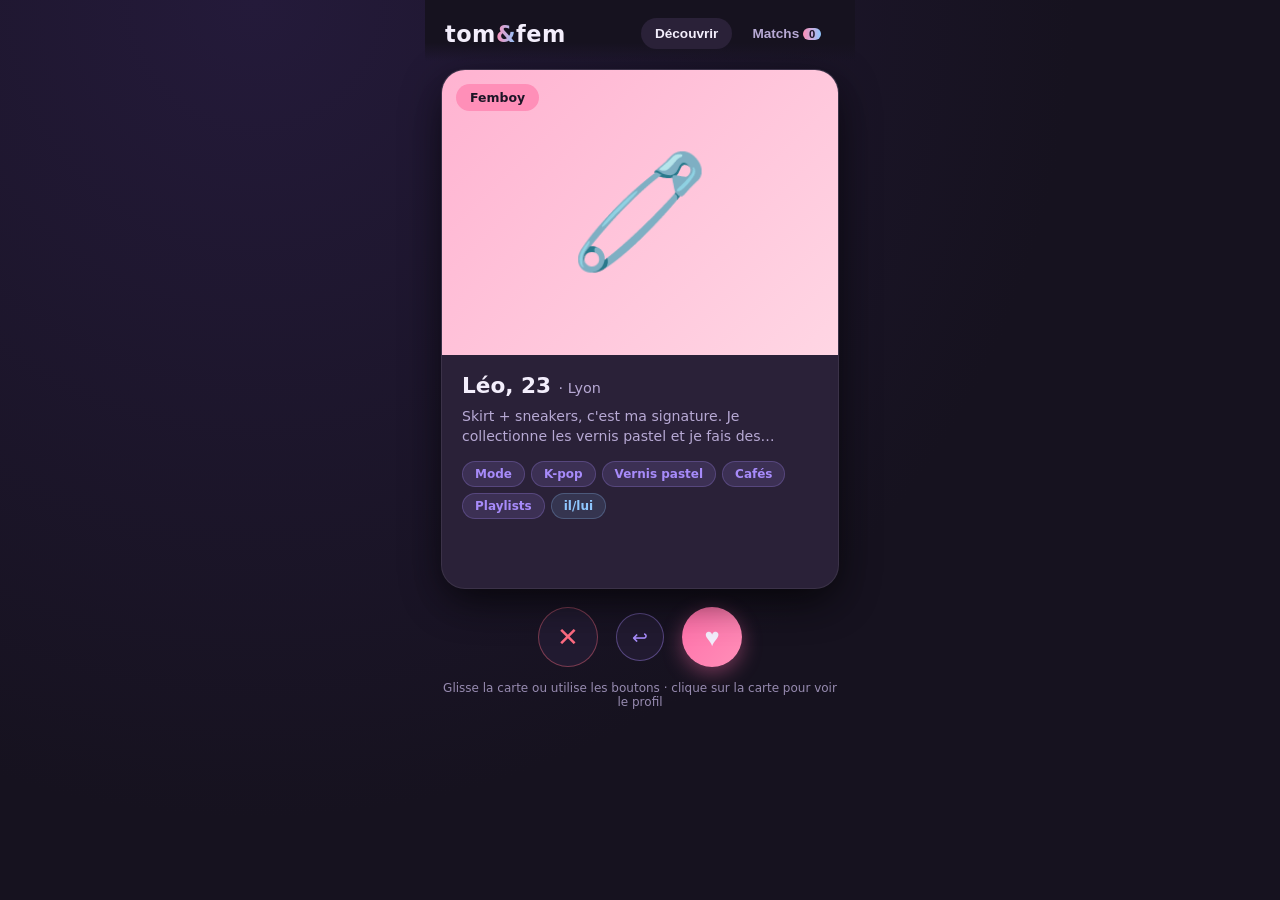
<file: index.html>
<!DOCTYPE html>
<html lang="fr">
<head>
  <meta charset="UTF-8" />
  <meta name="viewport" content="width=device-width, initial-scale=1.0" />
  <title>Tom&Fem — Ton style, tes règles</title>
  <link rel="stylesheet" href="style.css" />
</head>
<body>
  <div id="app">
    <header class="topbar">
      <div class="brand">tom<span>&amp;</span>fem</div>
      <nav class="tabs">
        <button class="tab active" data-tab="deck">Découvrir</button>
        <button class="tab" data-tab="matches">Matchs <span id="matchCount" class="count">0</span></button>
      </nav>
    </header>

    <main>
      <!-- Écran Découvrir -->
      <section id="deck" class="view active">
        <div id="cardStack" class="card-stack"></div>
        <div class="actions">
          <button id="btnNope" class="action nope" title="Passer">✕</button>
          <button id="btnRewind" class="action rewind" title="Annuler">↩</button>
          <button id="btnLike" class="action like" title="Like">♥</button>
        </div>
        <p class="hint">Glisse la carte ou utilise les boutons · clique sur la carte pour voir le profil</p>
      </section>

      <!-- Écran Matchs -->
      <section id="matches" class="view">
        <h2 class="view-title">Tes matchs</h2>
        <div id="matchList" class="match-list"></div>
        <p id="emptyMatches" class="empty">Aucun match pour l'instant.<br>Likes les profils qui te plaisent 💫</p>
      </section>
    </main>

    <!-- Modale profil -->
    <div id="profileModal" class="modal" hidden>
      <div class="modal-backdrop" data-close></div>
      <div class="modal-card">
        <button class="modal-close" data-close>✕</button>
        <div id="profileContent"></div>
        <div class="modal-actions">
          <button class="action nope small" data-act="nope">✕</button>
          <button class="action like small" data-act="like">♥</button>
        </div>
      </div>
    </div>

    <!-- Écran Match ! -->
    <div id="matchModal" class="modal" hidden>
      <div class="modal-backdrop"></div>
      <div class="match-screen">
        <div class="match-spark">✦</div>
        <h2 class="match-title">C'est un match !</h2>
        <p class="match-sub">Vous vous êtes likés mutuellement</p>
        <div id="matchCard" class="match-card"></div>
        <button id="keepSwiping" class="btn-primary">Continuer à découvrir</button>
      </div>
    </div>

    <!-- Écran fin de deck -->
    <div id="endModal" class="modal" hidden>
      <div class="modal-backdrop"></div>
      <div class="match-screen">
        <h2 class="match-title">Tu as tout vu !</h2>
        <p class="match-sub">Reviens plus tard pour de nouveaux profils</p>
        <button id="restartDeck" class="btn-primary">Recommencer</button>
      </div>
    </div>
  </div>
  <script src="app.js"></script>
</body>
</html>
</file>
<file: style.css>
:root {
  --bg: #16121f;
  --bg-soft: #211a30;
  --panel: #2a2138;
  --rose: #ff8fb8;
  --bleu: #8fc7ff;
  --violet: #a78bfa;
  --text: #f3eefc;
  --muted: #b7a9d4;
  --danger: #ff6b81;
  --ok: #5ee6a8;
}

* { margin: 0; padding: 0; box-sizing: border-box; }

body {
  font-family: "Segoe UI", system-ui, -apple-system, sans-serif;
  background: radial-gradient(circle at 20% 0%, #241a3a 0%, var(--bg) 60%);
  color: var(--text);
  min-height: 100vh;
  display: flex;
  justify-content: center;
}

#app {
  width: 100%;
  max-width: 430px;
  display: flex;
  flex-direction: column;
  min-height: 100vh;
  position: relative;
}

/* ===== Topbar ===== */
.topbar {
  display: flex;
  align-items: center;
  justify-content: space-between;
  padding: 18px 20px 12px;
  position: sticky;
  top: 0;
  z-index: 10;
  background: linear-gradient(to bottom, var(--bg) 70%, transparent);
}

.brand {
  font-size: 1.4rem;
  font-weight: 800;
  letter-spacing: 0.5px;
}
.brand span {
  background: linear-gradient(90deg, var(--rose), var(--bleu));
  -webkit-background-clip: text;
  background-clip: text;
  color: transparent;
}

.tabs { display: flex; gap: 6px; }
.tab {
  background: transparent;
  border: none;
  color: var(--muted);
  font-size: 0.85rem;
  font-weight: 600;
  padding: 8px 14px;
  border-radius: 999px;
  cursor: pointer;
  transition: all 0.2s;
}
.tab.active { background: var(--panel); color: var(--text); }
.count {
  display: inline-block;
  min-width: 18px;
  padding: 0 4px;
  border-radius: 999px;
  background: linear-gradient(90deg, var(--rose), var(--bleu));
  color: #1c1526;
  font-size: 0.7rem;
  font-weight: 800;
  text-align: center;
}

/* ===== Deck ===== */
main { flex: 1; display: flex; flex-direction: column; }

.view { display: none; flex: 1; flex-direction: column; padding: 0 16px 16px; }
.view.active { display: flex; }

.card-stack {
  position: relative;
  height: 520px;
  max-height: calc(100vh - 220px);
  margin-top: 8px;
}

.card {
  position: absolute;
  inset: 0;
  background: var(--panel);
  border-radius: 24px;
  overflow: hidden;
  border: 1px solid rgba(255, 255, 255, 0.08);
  cursor: grab;
  user-select: none;
  touch-action: none;
  box-shadow: 0 12px 40px rgba(0, 0, 0, 0.45);
  transition: transform 0.3s ease, opacity 0.3s ease;
}
.card.back { transform: scale(0.94) translateY(8px); pointer-events: none; }

.card-banner {
  height: 55%;
  display: flex;
  align-items: center;
  justify-content: center;
  font-size: 4.5rem;
  position: relative;
}
.card-banner .emoji-bg {
  font-size: 7rem;
  filter: saturate(1.1);
}
.vibe-badge {
  position: absolute;
  top: 14px;
  left: 14px;
  padding: 6px 14px;
  border-radius: 999px;
  font-size: 0.78rem;
  font-weight: 700;
  color: #1c1526;
}
.vibe-femboy { background: var(--rose); }
.vibe-tomboy { background: var(--bleu); }
.vibe-fluide {
  background: linear-gradient(90deg, var(--rose), var(--bleu));
}

.card-info { padding: 18px 20px; }
.card-name { font-size: 1.35rem; font-weight: 800; }
.card-name small { font-size: 0.9rem; color: var(--muted); font-weight: 500; }
.card-bio {
  margin-top: 8px;
  color: var(--muted);
  font-size: 0.88rem;
  line-height: 1.45;
  display: -webkit-box;
  -webkit-line-clamp: 2;
  -webkit-box-orient: vertical;
  overflow: hidden;
}

.tags { display: flex; flex-wrap: wrap; gap: 6px; margin-top: 14px; }
.tag {
  padding: 5px 12px;
  border-radius: 999px;
  font-size: 0.75rem;
  font-weight: 600;
  background: rgba(167, 139, 250, 0.14);
  color: var(--violet);
  border: 1px solid rgba(167, 139, 250, 0.25);
}
.tag.city { background: rgba(143, 199, 255, 0.12); color: var(--bleu); border-color: rgba(143, 199, 255, 0.25); }

/* Stamps like/nope */
.stamp {
  position: absolute;
  top: 24px;
  padding: 6px 18px;
  border-radius: 10px;
  font-size: 1.5rem;
  font-weight: 900;
  letter-spacing: 2px;
  opacity: 0;
  transform: rotate(-14deg);
  border: 4px solid;
  z-index: 5;
}
.stamp.left { left: 20px; }
.stamp.right { right: 20px; transform: rotate(14deg); }
.stamp.like { color: var(--ok); border-color: var(--ok); }
.stamp.nope { color: var(--danger); border-color: var(--danger); }
.card.choice .stamp { opacity: 1; }

/* Actions */
.actions {
  display: flex;
  justify-content: center;
  gap: 18px;
  margin-top: 18px;
}
.action {
  width: 60px;
  height: 60px;
  border-radius: 50%;
  border: none;
  font-size: 1.6rem;
  cursor: pointer;
  display: flex;
  align-items: center;
  justify-content: center;
  transition: transform 0.15s, box-shadow 0.15s;
  color: var(--text);
}
.action:hover { transform: scale(1.1); }
.action.small { width: 48px; height: 48px; font-size: 1.2rem; }
.like {
  background: linear-gradient(135deg, #ff6ea9, #ff8fb8);
  box-shadow: 0 6px 20px rgba(255, 110, 169, 0.4);
}
.nope {
  background: var(--bg-soft);
  border: 1px solid rgba(255, 107, 129, 0.4);
  color: var(--danger);
}
.rewind {
  background: var(--bg-soft);
  border: 1px solid rgba(167, 139, 250, 0.4);
  color: var(--violet);
  width: 48px;
  height: 48px;
  font-size: 1.2rem;
  align-self: center;
}
.hint {
  text-align: center;
  color: var(--muted);
  font-size: 0.75rem;
  margin-top: 14px;
  opacity: 0.8;
}

/* ===== Matchs ===== */
.view-title { font-size: 1.2rem; margin: 14px 4px; }
.match-list { display: flex; flex-direction: column; gap: 10px; padding-bottom: 24px; }
.match-item {
  display: flex;
  align-items: center;
  gap: 14px;
  background: var(--panel);
  border-radius: 16px;
  padding: 12px 16px;
  border: 1px solid rgba(255, 255, 255, 0.07);
}
.match-emoji {
  width: 52px;
  height: 52px;
  border-radius: 50%;
  display: flex;
  align-items: center;
  justify-content: center;
  font-size: 1.7rem;
  flex-shrink: 0;
}
.match-item .mi-name { font-weight: 700; }
.match-item .mi-sub { font-size: 0.8rem; color: var(--muted); margin-top: 2px; }
.empty {
  text-align: center;
  color: var(--muted);
  margin-top: 40px;
  line-height: 1.6;
}

/* ===== Modales ===== */
.modal {
  position: fixed;
  inset: 0;
  display: flex;
  align-items: center;
  justify-content: center;
  z-index: 50;
}
.modal[hidden] { display: none; }
.modal-backdrop {
  position: absolute;
  inset: 0;
  background: rgba(10, 7, 18, 0.75);
  backdrop-filter: blur(4px);
}
.modal-card {
  position: relative;
  background: var(--bg-soft);
  border-radius: 24px;
  width: min(92vw, 400px);
  max-height: 86vh;
  overflow-y: auto;
  border: 1px solid rgba(255, 255, 255, 0.1);
  padding-bottom: 20px;
}
.modal-close {
  position: absolute;
  top: 12px;
  right: 12px;
  z-index: 5;
  width: 36px;
  height: 36px;
  border-radius: 50%;
  border: none;
  background: rgba(0, 0, 0, 0.35);
  color: var(--text);
  font-size: 1rem;
  cursor: pointer;
}
.modal-actions { display: flex; justify-content: center; gap: 16px; margin-top: 16px; }

.profile-full .card-banner { height: 240px; }
.profile-full .card-bio {
  display: block;
  -webkit-line-clamp: unset;
}
.profile-meta {
  margin-top: 14px;
  display: grid;
  grid-template-columns: 1fr 1fr;
  gap: 8px;
  font-size: 0.82rem;
  color: var(--muted);
}
.profile-meta strong { color: var(--text); display: block; font-size: 0.88rem; }

/* Match screen */
.match-screen {
  position: relative;
  z-index: 2;
  background: linear-gradient(160deg, #2b1a3e, #1c2440);
  border-radius: 24px;
  padding: 40px 28px 32px;
  width: min(90vw, 360px);
  text-align: center;
  border: 1px solid rgba(255, 255, 255, 0.12);
  box-shadow: 0 0 60px rgba(167, 139, 250, 0.3);
}
.match-spark { font-size: 2rem; margin-bottom: 6px; }
.match-title {
  font-size: 1.7rem;
  background: linear-gradient(90deg, var(--rose), var(--bleu));
  -webkit-background-clip: text;
  background-clip: text;
  color: transparent;
}
.match-sub { color: var(--muted); margin: 8px 0 20px; font-size: 0.9rem; }
.match-card {
  display: flex;
  align-items: center;
  gap: 14px;
  background: rgba(255, 255, 255, 0.06);
  border-radius: 16px;
  padding: 12px 16px;
  margin-bottom: 22px;
  text-align: left;
}
.match-card .mc-emoji {
  width: 48px;
  height: 48px;
  border-radius: 50%;
  display: flex;
  align-items: center;
  justify-content: center;
  font-size: 1.6rem;
  flex-shrink: 0;
}
.match-card .mc-name { font-weight: 700; }
.match-card .mc-vibe { font-size: 0.78rem; color: var(--muted); }
.btn-primary {
  width: 100%;
  padding: 14px;
  border: none;
  border-radius: 14px;
  font-size: 1rem;
  font-weight: 700;
  cursor: pointer;
  background: linear-gradient(90deg, var(--rose), var(--violet), var(--bleu));
  color: #1c1526;
}

/* Animation sortie de carte */
.card.fly-left { transform: translateX(-130%) rotate(-22deg) !important; opacity: 0; }
.card.fly-right { transform: translateX(130%) rotate(22deg) !important; opacity: 0; }

@media (max-width: 380px) {
  .card-stack { height: 460px; }
}
</file>
